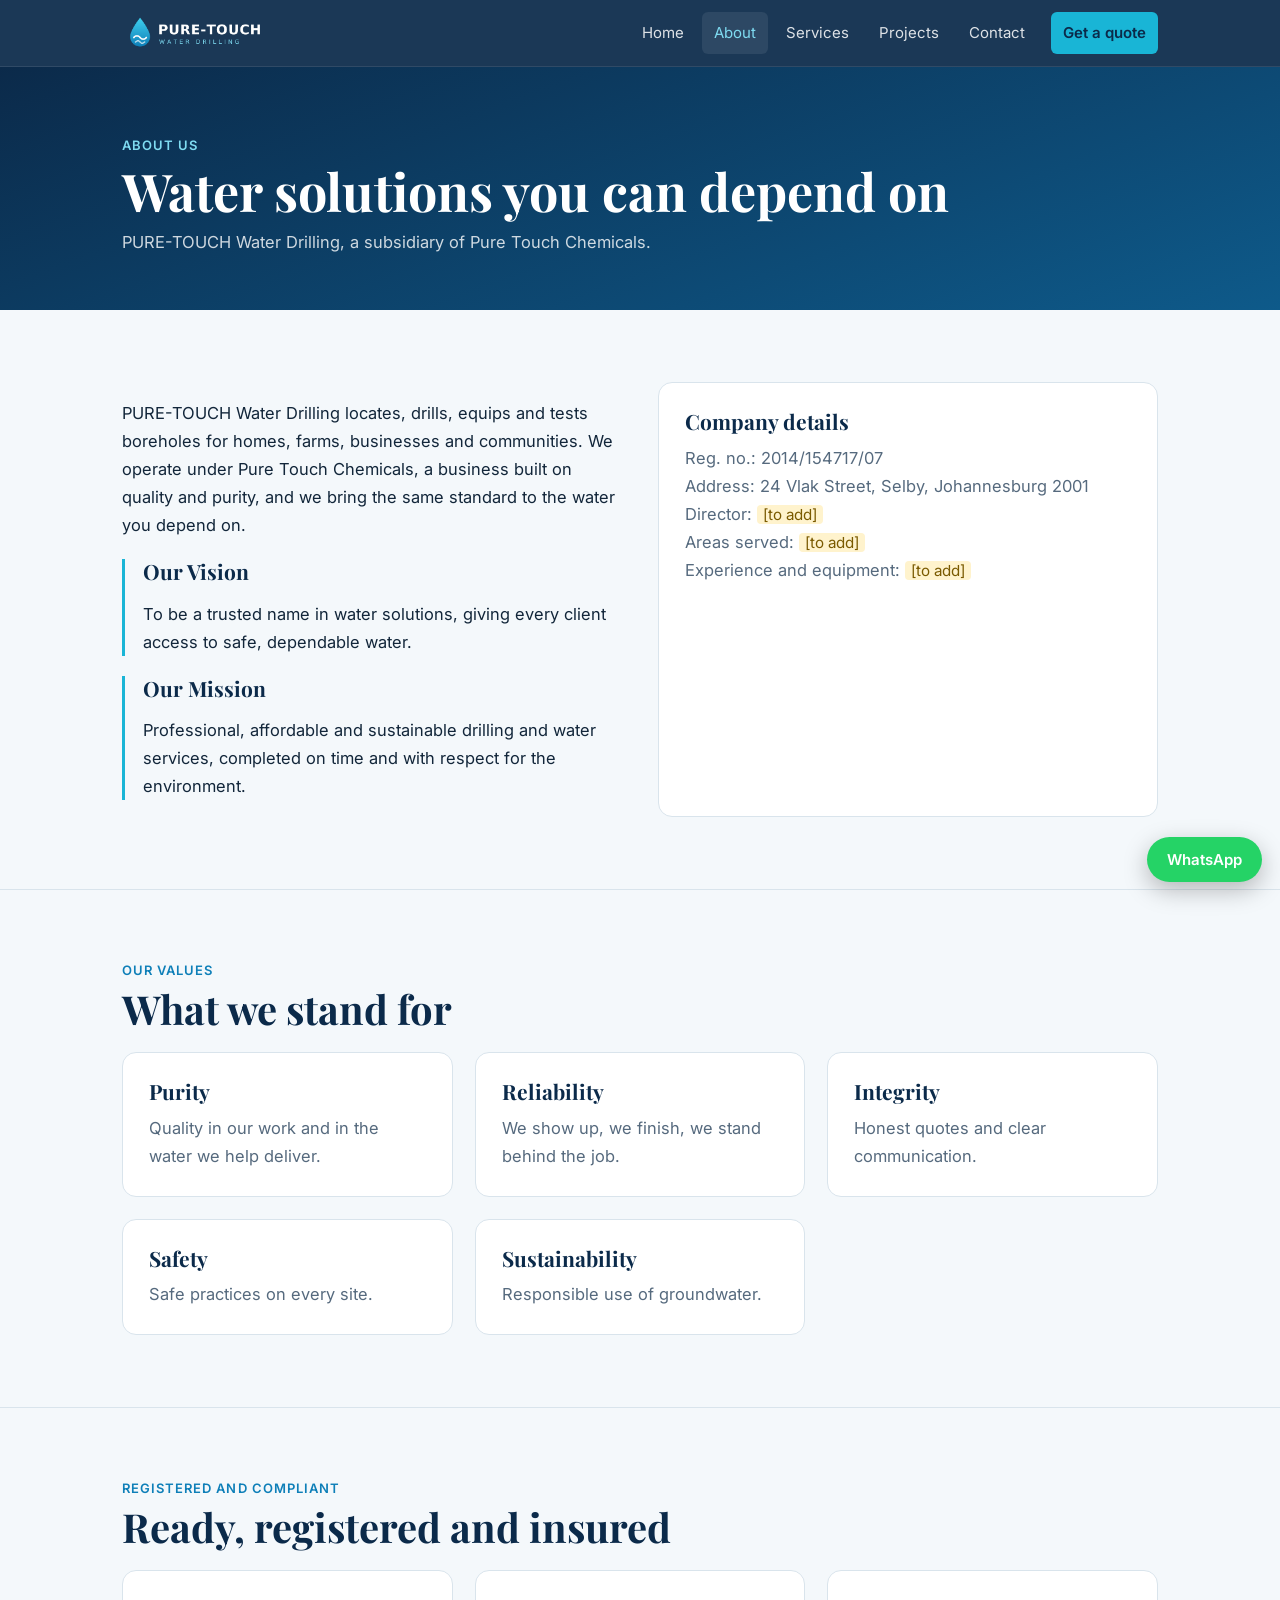
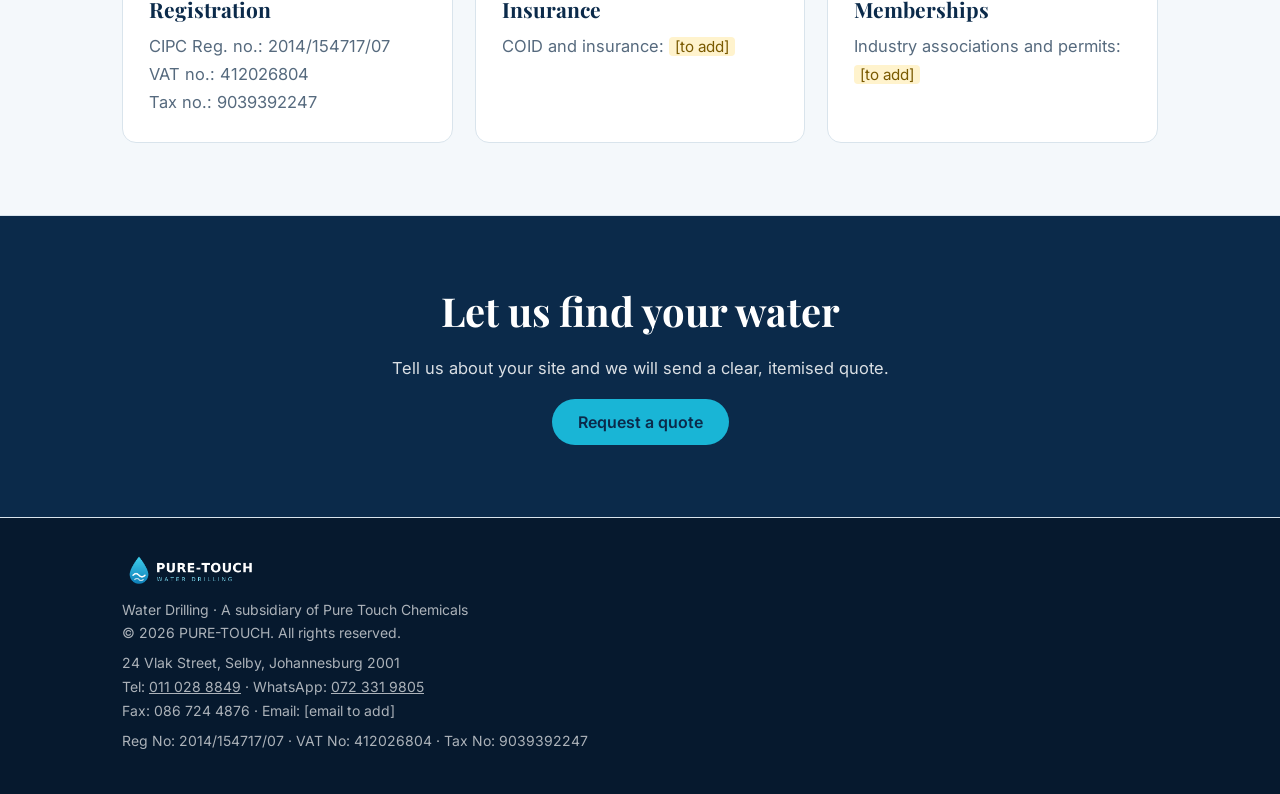
<file: about.html>
<!doctype html>
<html lang="en-ZA"><head><meta charset="utf-8"><meta name="viewport" content="width=device-width,initial-scale=1,viewport-fit=cover">
<title>About | PURE-TOUCH Water Drilling</title><meta name="description" content="About PURE-TOUCH Water Drilling, a subsidiary of Pure Touch Chemicals."><meta name="theme-color" content="#0b2a4a">
<link rel="icon" href="favicon.png" type="image/png"><link rel="apple-touch-icon" href="favicon.png">
<link rel="preconnect" href="https://fonts.googleapis.com"><link rel="preconnect" href="https://fonts.gstatic.com" crossorigin>
<link href="https://fonts.googleapis.com/css2?family=Inter:wght@400;500;600;700&family=Playfair+Display:wght@600;700&display=swap" rel="stylesheet">
<link rel="stylesheet" href="style.css"><script>document.documentElement.classList.add("js")</script></head>
<body><header><nav><a class="logo" href="index.html"><img src="images/logo-on-dark.png" alt="PURE-TOUCH Water Drilling" width="150" height="36"></a>
<div class="links" id="links"><a href="index.html">Home</a><a href="about.html" class=on>About</a><a href="services.html">Services</a><a href="projects.html">Projects</a><a href="contact.html">Contact</a><a class="cta" href="contact.html">Get a quote</a></div>
<button id="bg" aria-label="Menu" aria-expanded="false"><span></span><span></span></button></nav></header>
<div class="ph"><div class="w"><div class="k">About us</div><h1>Water solutions you can depend on</h1><p>PURE-TOUCH Water Drilling, a subsidiary of Pure Touch Chemicals.</p></div></div><section class=""><div class="w"><div class="two rv"><div><p>PURE-TOUCH Water Drilling locates, drills, equips and tests boreholes for homes, farms, businesses and communities. We operate under Pure Touch Chemicals, a business built on quality and purity, and we bring the same standard to the water you depend on.</p><div class="mv"><h3>Our Vision</h3><p>To be a trusted name in water solutions, giving every client access to safe, dependable water.</p></div><div class="mv"><h3>Our Mission</h3><p>Professional, affordable and sustainable drilling and water services, completed on time and with respect for the environment.</p></div></div><div class="card"><h3>Company details</h3><p>Reg. no.: 2014/154717/07<br>Address: 24 Vlak Street, Selby, Johannesburg 2001<br>Director: <span class=tba>[to add]</span><br>Areas served: <span class=tba>[to add]</span><br>Experience and equipment: <span class=tba>[to add]</span></p></div></div></div></section><section class=""><div class="w"><div class="k">Our values</div><h2>What we stand for</h2><div class="grid"><div class="card rv"><h3>Purity</h3><p>Quality in our work and in the water we help deliver.</p></div><div class="card rv"><h3>Reliability</h3><p>We show up, we finish, we stand behind the job.</p></div><div class="card rv"><h3>Integrity</h3><p>Honest quotes and clear communication.</p></div><div class="card rv"><h3>Safety</h3><p>Safe practices on every site.</p></div><div class="card rv"><h3>Sustainability</h3><p>Responsible use of groundwater.</p></div></div></div></section><section class=""><div class="w"><div class="k">Registered and compliant</div><h2>Ready, registered and insured</h2><div class="grid"><div class="card rv"><h3>Registration</h3><p>CIPC Reg. no.: 2014/154717/07<br>VAT no.: 412026804<br>Tax no.: 9039392247</p></div><div class="card rv"><h3>Insurance</h3><p>COID and insurance: <span class=tba>[to add]</span></p></div><div class="card rv"><h3>Memberships</h3><p>Industry associations and permits: <span class=tba>[to add]</span></p></div></div></div></section><section class="band rv"><div class="w"><h2>Let us find your water</h2><p>Tell us about your site and we will send a clear, itemised quote.</p><a class="btn" href="contact.html">Request a quote</a></div></section>
<footer><div class="w"><img src="images/logo-on-dark.png" alt="PURE-TOUCH Water Drilling" width="150" height="36"><p>Water Drilling · A subsidiary of Pure Touch Chemicals<br>© 2026 PURE-TOUCH. All rights reserved.</p>
<p>24 Vlak Street, Selby, Johannesburg 2001<br>
Tel: <a href="tel:+27110288849">011 028 8849</a> · WhatsApp: <a href="https://wa.me/27723319805" target="_blank" rel="noopener">072 331 9805</a><br>
Fax: 086 724 4876 · Email: [email to add]</p>
<p>Reg No: 2014/154717/07 · VAT No: 412026804 · Tax No: 9039392247</p></div></footer>
<a class="wa" href="https://wa.me/27723319805" aria-label="WhatsApp us" target="_blank" rel="noopener">WhatsApp</a>
<script src="main.js"></script></body></html>
</file>
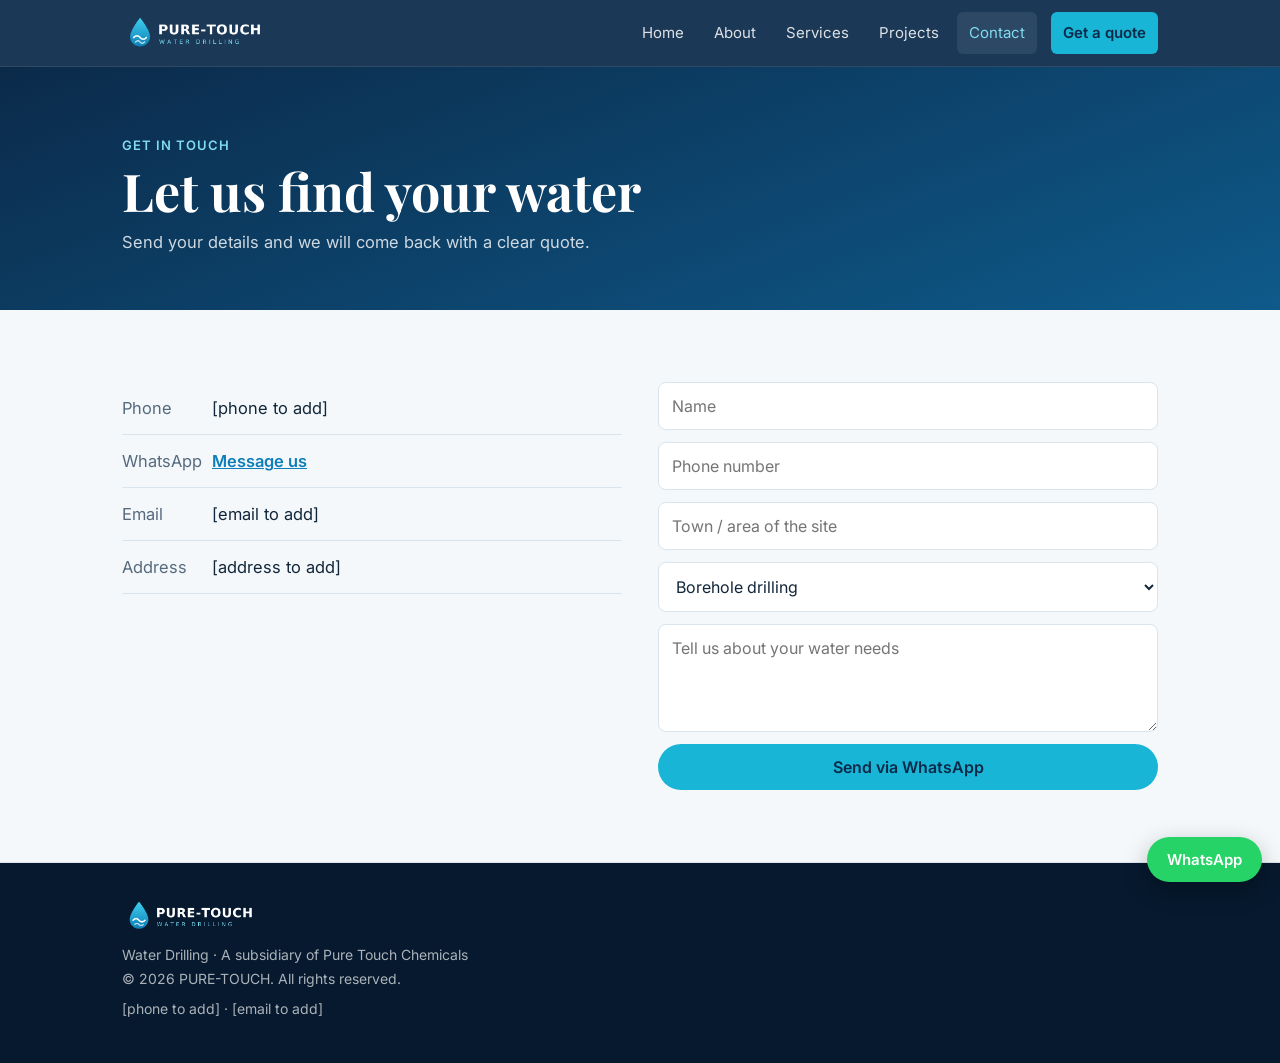
<file: contact.html>
<!doctype html>
<html lang="en-ZA"><head><meta charset="utf-8"><meta name="viewport" content="width=device-width,initial-scale=1,viewport-fit=cover">
<title>Contact | PURE-TOUCH Water Drilling</title><meta name="description" content="Request a quote from PURE-TOUCH Water Drilling."><meta name="theme-color" content="#0b2a4a">
<link rel="icon" href="favicon.png" type="image/png"><link rel="apple-touch-icon" href="favicon.png">
<link rel="preconnect" href="https://fonts.googleapis.com"><link rel="preconnect" href="https://fonts.gstatic.com" crossorigin>
<link href="https://fonts.googleapis.com/css2?family=Inter:wght@400;500;600;700&family=Playfair+Display:wght@600;700&display=swap" rel="stylesheet">
<link rel="stylesheet" href="style.css"><script>document.documentElement.classList.add("js")</script></head>
<body><header><nav><a class="logo" href="index.html"><img src="images/logo-on-dark.png" alt="PURE-TOUCH Water Drilling" width="150" height="36"></a>
<div class="links" id="links"><a href="index.html">Home</a><a href="about.html">About</a><a href="services.html">Services</a><a href="projects.html">Projects</a><a href="contact.html" class=on>Contact</a><a class="cta" href="contact.html">Get a quote</a></div>
<button id="bg" aria-label="Menu" aria-expanded="false"><span></span><span></span></button></nav></header>
<div class="ph"><div class="w"><div class="k">Get in touch</div><h1>Let us find your water</h1><p>Send your details and we will come back with a clear quote.</p></div></div><section class=""><div class="w"><div class="two"><ul class="cl rv"><li><span>Phone</span>[phone to add]</li><li><span>WhatsApp</span><a href="https://wa.me/27000000000">Message us</a></li><li><span>Email</span>[email to add]</li><li><span>Address</span>[address to add]</li></ul>
<form id="f" class="rv"><input name="n" placeholder="Name" required><input name="c" placeholder="Phone number" required><input name="t" placeholder="Town / area of the site" required>
<select name="s" aria-label="Service"><option>Borehole drilling</option><option>Water siting</option><option>Pumps and tanks</option><option>Yield testing</option><option>Repair and cleaning</option><option>Water quality</option></select>
<textarea name="m" rows="4" placeholder="Tell us about your water needs"></textarea><button class="btn">Send via WhatsApp</button></form></div></div></section>
<footer><div class="w"><img src="images/logo-on-dark.png" alt="PURE-TOUCH Water Drilling" width="150" height="36"><p>Water Drilling · A subsidiary of Pure Touch Chemicals<br>© 2026 PURE-TOUCH. All rights reserved.</p><p>[phone to add] · [email to add]</p></div></footer>
<a class="wa" href="https://wa.me/27000000000" aria-label="WhatsApp us" target="_blank" rel="noopener">WhatsApp</a>
<script src="main.js"></script></body></html>
</file>
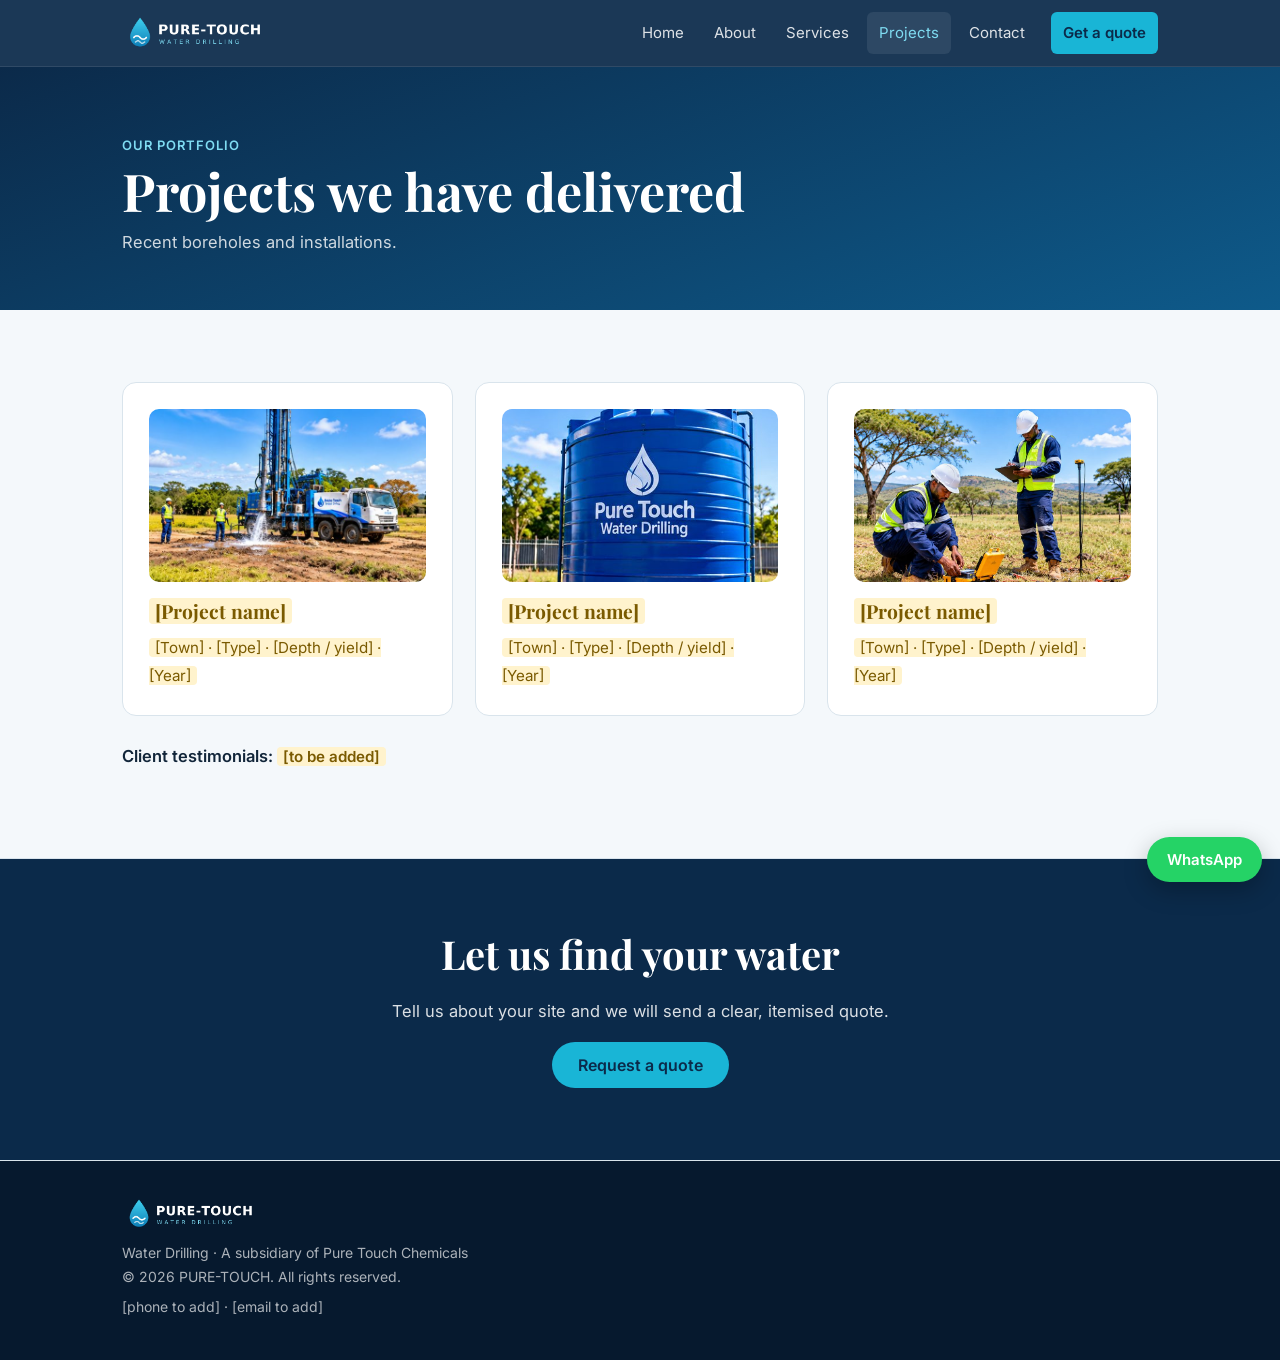
<file: projects.html>
<!doctype html>
<html lang="en-ZA"><head><meta charset="utf-8"><meta name="viewport" content="width=device-width,initial-scale=1,viewport-fit=cover">
<title>Projects | PURE-TOUCH Water Drilling</title><meta name="description" content="Boreholes and water projects delivered by PURE-TOUCH Water Drilling."><meta name="theme-color" content="#0b2a4a">
<meta property="og:type" content="website"><meta property="og:title" content="Projects | PURE-TOUCH Water Drilling"><meta property="og:description" content="Boreholes and water projects delivered by PURE-TOUCH Water Drilling."><meta property="og:image" content="https://godbody015.github.io/pure-touch-water-drilling/images/og-share.jpg"><meta name="twitter:card" content="summary_large_image">
<link rel="icon" href="favicon.png" type="image/png"><link rel="apple-touch-icon" href="favicon.png">
<link rel="preconnect" href="https://fonts.googleapis.com"><link rel="preconnect" href="https://fonts.gstatic.com" crossorigin>
<link href="https://fonts.googleapis.com/css2?family=Inter:wght@400;500;600;700&family=Playfair+Display:wght@600;700&display=swap" rel="stylesheet">
<link rel="stylesheet" href="style.css"><link rel="stylesheet" href="images.css"><script>document.documentElement.classList.add("js")</script></head>
<body><header><nav><a class="logo" href="index.html"><img src="images/logo-on-dark.png" alt="PURE-TOUCH Water Drilling" width="150" height="36"></a>
<div class="links" id="links"><a href="index.html">Home</a><a href="about.html">About</a><a href="services.html">Services</a><a href="projects.html" class=on>Projects</a><a href="contact.html">Contact</a><a class="cta" href="contact.html">Get a quote</a></div>
<button id="bg" aria-label="Menu" aria-expanded="false"><span></span><span></span></button></nav></header>
<div class="ph"><div class="w"><div class="k">Our portfolio</div><h1>Projects we have delivered</h1><p>Recent boreholes and installations.</p></div></div><section class=""><div class="w"><div class="grid"><div class="card rv"><div class="pic"><img src="images/borehole-drilling.jpg" alt="PURE-TOUCH drilling rig and crew at work on an open site" width="590" height="435" loading="lazy"></div><h3><span class=tba>[Project name]</span></h3><p><span class=tba>[Town] · [Type] · [Depth / yield] · [Year]</span></p></div><div class="card rv"><div class="pic"><img src="images/pumps-tanks.jpg" alt="Blue PURE-TOUCH water storage tank on a concrete base" width="476" height="487" loading="lazy"></div><h3><span class=tba>[Project name]</span></h3><p><span class=tba>[Town] · [Type] · [Depth / yield] · [Year]</span></p></div><div class="card rv"><div class="pic"><img src="images/water-siting.jpg" alt="Two surveyors setting up geophysical equipment in a field to locate groundwater" width="1000" height="512" loading="lazy"></div><h3><span class=tba>[Project name]</span></h3><p><span class=tba>[Town] · [Type] · [Depth / yield] · [Year]</span></p></div></div><p class="more">Client testimonials: <span class=tba>[to be added]</span></p></div></section><section class="band rv"><div class="w"><h2>Let us find your water</h2><p>Tell us about your site and we will send a clear, itemised quote.</p><a class="btn" href="contact.html">Request a quote</a></div></section>
<footer><div class="w"><img src="images/logo-on-dark.png" alt="PURE-TOUCH Water Drilling" width="150" height="36"><p>Water Drilling · A subsidiary of Pure Touch Chemicals<br>© 2026 PURE-TOUCH. All rights reserved.</p><p>[phone to add] · [email to add]</p></div></footer>
<a class="wa" href="https://wa.me/27000000000" aria-label="WhatsApp us" target="_blank" rel="noopener">WhatsApp</a>
<script src="main.js"></script></body></html>
</file>
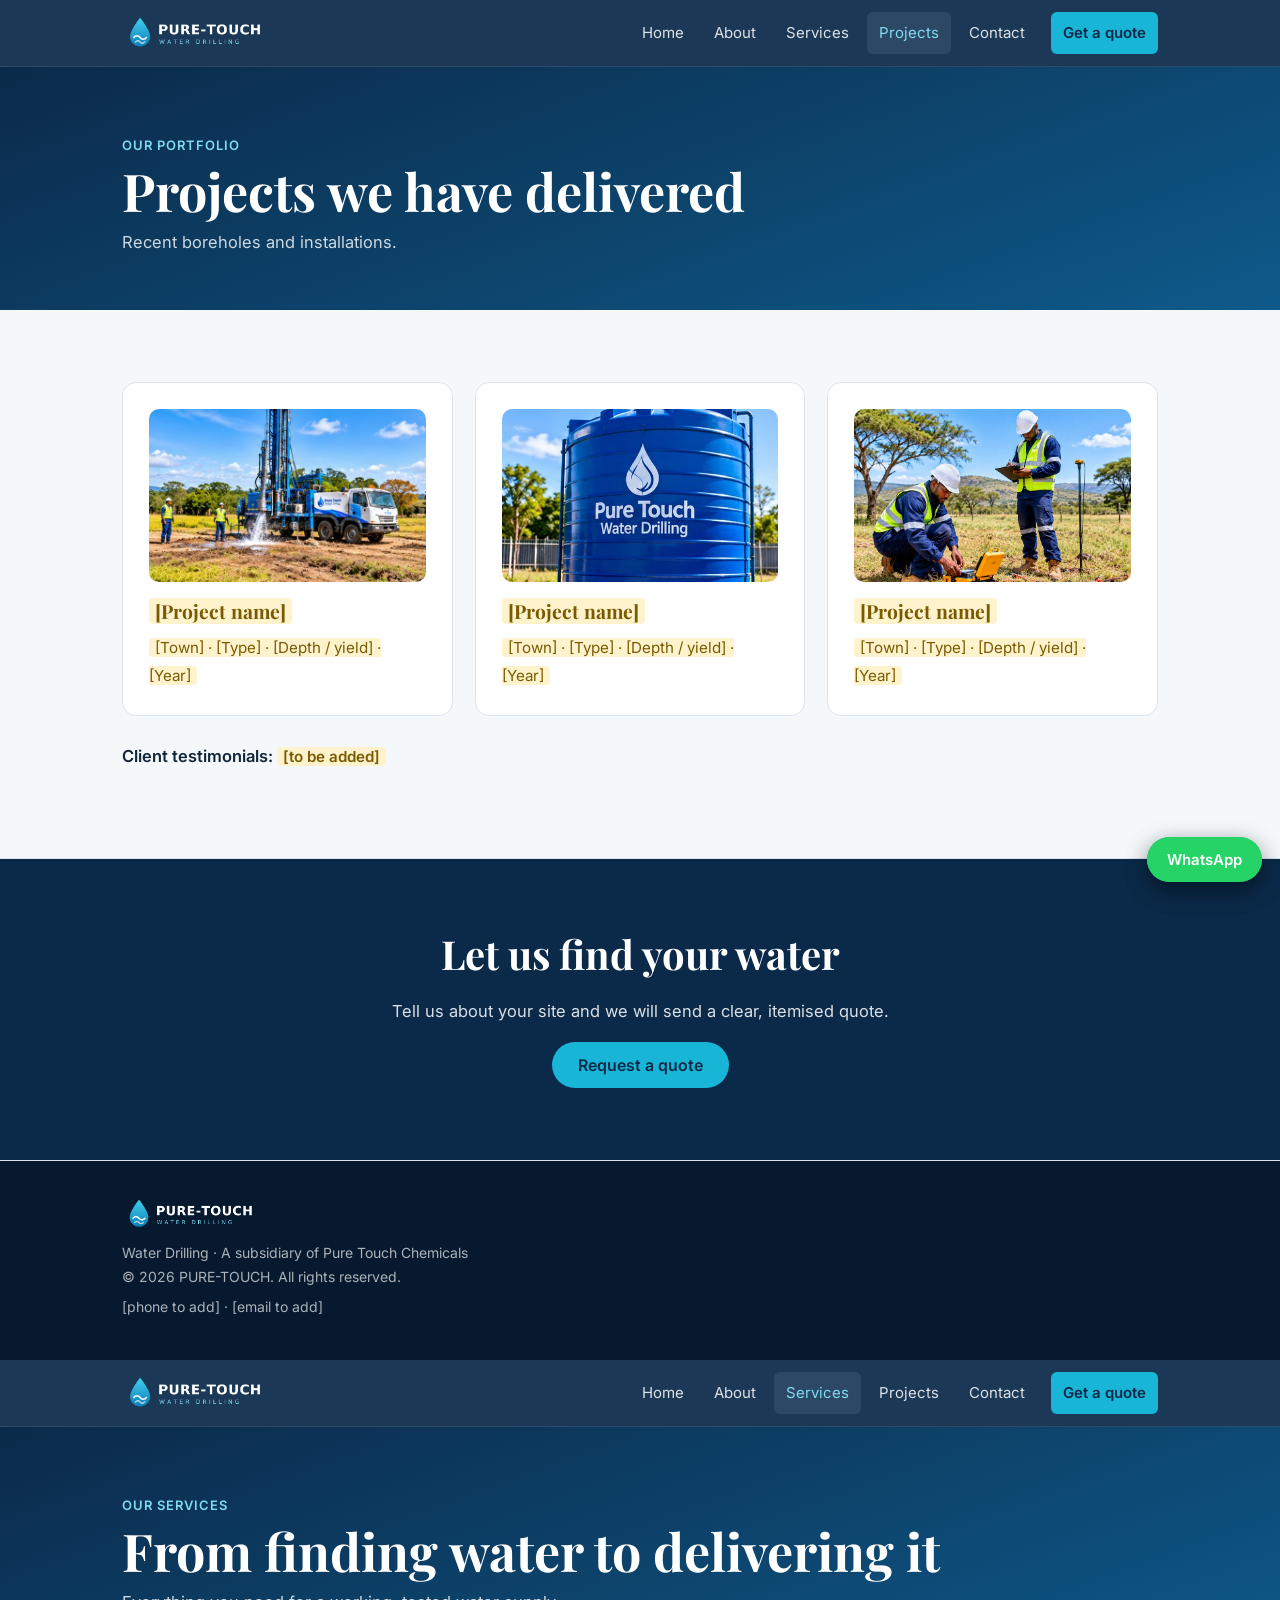
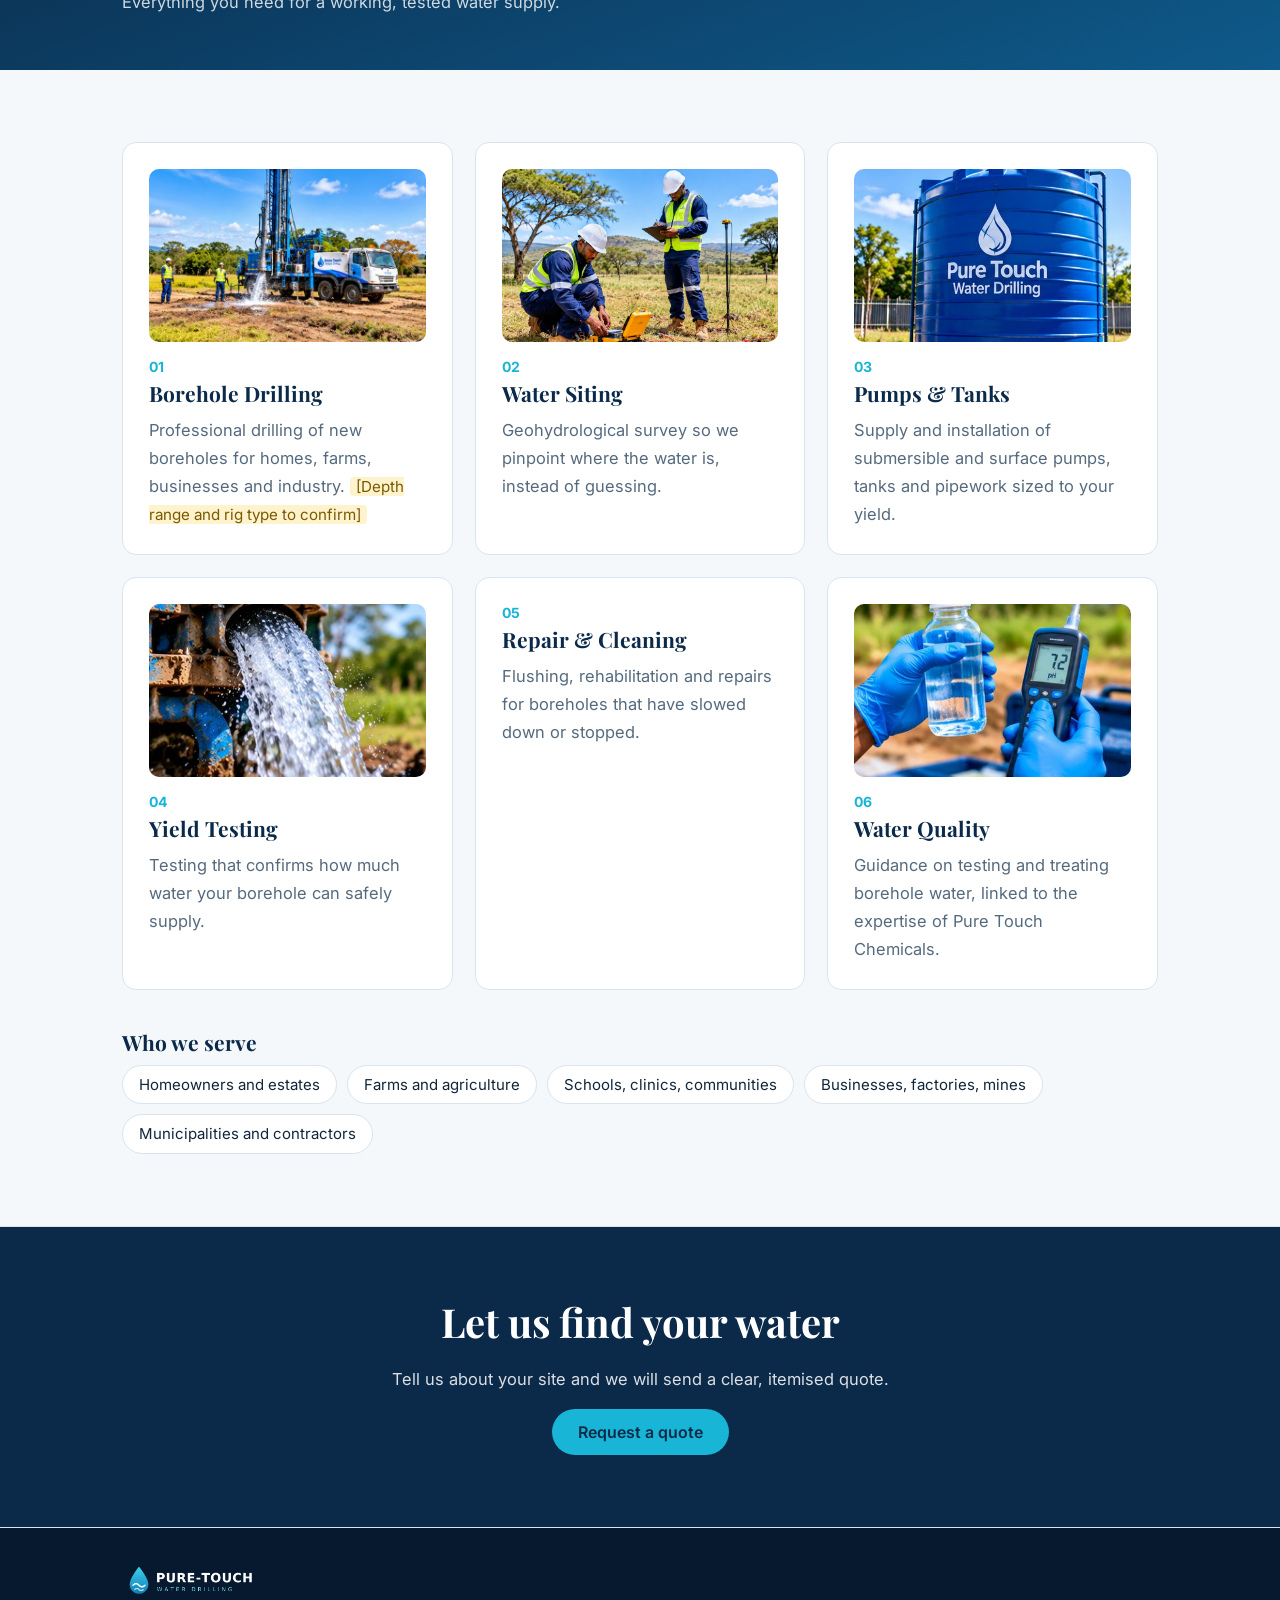
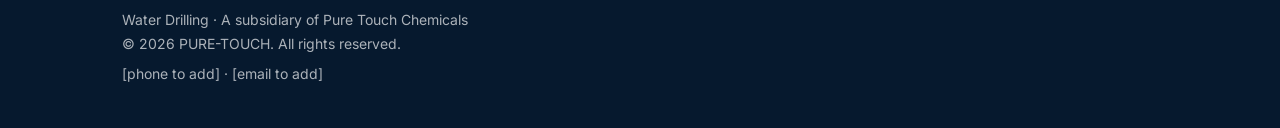
<file: services.html>
<!doctype html>
<html lang="en-ZA"><head><meta charset="utf-8"><meta name="viewport" content="width=device-width,initial-scale=1,viewport-fit=cover">
<title>Projects | PURE-TOUCH Water Drilling</title><meta name="description" content="Boreholes and water projects delivered by PURE-TOUCH Water Drilling."><meta name="theme-color" content="#0b2a4a">
<meta property="og:type" content="website"><meta property="og:title" content="Projects | PURE-TOUCH Water Drilling"><meta property="og:description" content="Boreholes and water projects delivered by PURE-TOUCH Water Drilling."><meta property="og:image" content="https://godbody015.github.io/pure-touch-water-drilling/images/og-share.jpg"><meta name="twitter:card" content="summary_large_image">
<link rel="icon" href="favicon.png" type="image/png"><link rel="apple-touch-icon" href="favicon.png">
<link rel="preconnect" href="https://fonts.googleapis.com"><link rel="preconnect" href="https://fonts.gstatic.com" crossorigin>
<link href="https://fonts.googleapis.com/css2?family=Inter:wght@400;500;600;700&family=Playfair+Display:wght@600;700&display=swap" rel="stylesheet">
<link rel="stylesheet" href="style.css"><link rel="stylesheet" href="images.css"><script>document.documentElement.classList.add("js")</script></head>
<body><header><nav><a class="logo" href="index.html"><img src="images/logo-on-dark.png" alt="PURE-TOUCH Water Drilling" width="150" height="36"></a>
<div class="links" id="links"><a href="index.html">Home</a><a href="about.html">About</a><a href="services.html">Services</a><a href="projects.html" class=on>Projects</a><a href="contact.html">Contact</a><a class="cta" href="contact.html">Get a quote</a></div>
<button id="bg" aria-label="Menu" aria-expanded="false"><span></span><span></span></button></nav></header>
<div class="ph"><div class="w"><div class="k">Our portfolio</div><h1>Projects we have delivered</h1><p>Recent boreholes and installations.</p></div></div><section class=""><div class="w"><div class="grid"><div class="card rv"><div class="pic"><img src="images/borehole-drilling.jpg" alt="PURE-TOUCH drilling rig and crew at work on an open site" width="590" height="435" loading="lazy"></div><h3><span class=tba>[Project name]</span></h3><p><span class=tba>[Town] · [Type] · [Depth / yield] · [Year]</span></p></div><div class="card rv"><div class="pic"><img src="images/pumps-tanks.jpg" alt="Blue PURE-TOUCH water storage tank on a concrete base" width="476" height="487" loading="lazy"></div><h3><span class=tba>[Project name]</span></h3><p><span class=tba>[Town] · [Type] · [Depth / yield] · [Year]</span></p></div><div class="card rv"><div class="pic"><img src="images/water-siting.jpg" alt="Two surveyors setting up geophysical equipment in a field to locate groundwater" width="1000" height="512" loading="lazy"></div><h3><span class=tba>[Project name]</span></h3><p><span class=tba>[Town] · [Type] · [Depth / yield] · [Year]</span></p></div></div><p class="more">Client testimonials: <span class=tba>[to be added]</span></p></div></section><section class="band rv"><div class="w"><h2>Let us find your water</h2><p>Tell us about your site and we will send a clear, itemised quote.</p><a class="btn" href="contact.html">Request a quote</a></div></section>
<footer><div class="w"><img src="images/logo-on-dark.png" alt="PURE-TOUCH Water Drilling" width="150" height="36"><p>Water Drilling · A subsidiary of Pure Touch Chemicals<br>© 2026 PURE-TOUCH. All rights reserved.</p><p>[phone to add] · [email to add]</p></div></footer>
<a class="wa" href="https://wa.me/27000000000" aria-label="WhatsApp us" target="_blank" rel="noopener">WhatsApp</a>
<script src="main.js"></script></body></html>
<html lang="en-ZA"><head><meta charset="utf-8"><meta name="viewport" content="width=device-width,initial-scale=1,viewport-fit=cover">
<title>Services | PURE-TOUCH Water Drilling</title><meta name="description" content="Borehole drilling, water siting, pumps and tanks, yield testing, repairs and water quality."><meta name="theme-color" content="#0b2a4a">
<meta property="og:type" content="website"><meta property="og:title" content="Services | PURE-TOUCH Water Drilling"><meta property="og:description" content="Borehole drilling, water siting, pumps and tanks, yield testing, repairs and water quality."><meta property="og:image" content="https://godbody015.github.io/pure-touch-water-drilling/images/og-share.jpg"><meta name="twitter:card" content="summary_large_image">
<link rel="icon" href="favicon.png" type="image/png"><link rel="apple-touch-icon" href="favicon.png">
<link rel="preconnect" href="https://fonts.googleapis.com"><link rel="preconnect" href="https://fonts.gstatic.com" crossorigin>
<link href="https://fonts.googleapis.com/css2?family=Inter:wght@400;500;600;700&family=Playfair+Display:wght@600;700&display=swap" rel="stylesheet">
<link rel="stylesheet" href="style.css"><link rel="stylesheet" href="images.css"><script>document.documentElement.classList.add("js")</script></head>
<body><header><nav><a class="logo" href="index.html"><img src="images/logo-on-dark.png" alt="PURE-TOUCH Water Drilling" width="150" height="36"></a>
<div class="links" id="links"><a href="index.html">Home</a><a href="about.html">About</a><a href="services.html" class=on>Services</a><a href="projects.html">Projects</a><a href="contact.html">Contact</a><a class="cta" href="contact.html">Get a quote</a></div>
<button id="bg" aria-label="Menu" aria-expanded="false"><span></span><span></span></button></nav></header>
<div class="ph"><div class="w"><div class="k">Our services</div><h1>From finding water to delivering it</h1><p>Everything you need for a working, tested water supply.</p></div></div><section class=""><div class="w"><div class="grid"><div class="card rv"><img class="cimg" src="images/borehole-drilling.jpg" alt="PURE-TOUCH drilling rig and crew at work on an open site" width="590" height="435" loading="lazy"><b class="n">01</b><h3>Borehole Drilling</h3><p>Professional drilling of new boreholes for homes, farms, businesses and industry. <span class=tba>[Depth range and rig type to confirm]</span></p></div><div class="card rv"><img class="cimg" src="images/water-siting.jpg" alt="Two surveyors setting up geophysical equipment in a field to locate groundwater" width="1000" height="512" loading="lazy"><b class="n">02</b><h3>Water Siting</h3><p>Geohydrological survey so we pinpoint where the water is, instead of guessing.</p></div><div class="card rv"><img class="cimg" src="images/pumps-tanks.jpg" alt="Blue PURE-TOUCH water storage tank on a concrete base" width="476" height="487" loading="lazy"><b class="n">03</b><h3>Pumps &amp; Tanks</h3><p>Supply and installation of submersible and surface pumps, tanks and pipework sized to your yield.</p></div><div class="card rv"><img class="cimg" src="images/yield-testing.jpg" alt="Clear water flowing strongly from a borehole outlet on the drilling rig" width="406" height="487" loading="lazy"><b class="n">04</b><h3>Yield Testing</h3><p>Testing that confirms how much water your borehole can safely supply.</p></div><div class="card rv"><b class="n">05</b><h3>Repair &amp; Cleaning</h3><p>Flushing, rehabilitation and repairs for boreholes that have slowed down or stopped.</p></div><div class="card rv"><img class="cimg" src="images/water-quality.jpg" alt="Gloved hands holding a water sample bottle and a pH meter reading 7.2" width="449" height="435" loading="lazy"><b class="n">06</b><h3>Water Quality</h3><p>Guidance on testing and treating borehole water, linked to the expertise of Pure Touch Chemicals.</p></div></div><h3 class="mt">Who we serve</h3><div class="chips"><span>Homeowners and estates</span><span>Farms and agriculture</span><span>Schools, clinics, communities</span><span>Businesses, factories, mines</span><span>Municipalities and contractors</span></div></div></section><section class="band rv"><div class="w"><h2>Let us find your water</h2><p>Tell us about your site and we will send a clear, itemised quote.</p><a class="btn" href="contact.html">Request a quote</a></div></section>
<footer><div class="w"><img src="images/logo-on-dark.png" alt="PURE-TOUCH Water Drilling" width="150" height="36"><p>Water Drilling · A subsidiary of Pure Touch Chemicals<br>© 2026 PURE-TOUCH. All rights reserved.</p><p>[phone to add] · [email to add]</p></div></footer>
<a class="wa" href="https://wa.me/27000000000" aria-label="WhatsApp us" target="_blank" rel="noopener">WhatsApp</a>
<script src="main.js"></script></body></html>
</file>
<file: style.css>
:root{--navy:#0b2a4a;--blue:#0e7fb8;--aqua:#19b5d6;--red:#c8102e;--ink:#12263a;--mute:#566a7e;--bg:#f4f8fb;--card:#fff;--line:#d9e4ec}
*{box-sizing:border-box}html{scroll-behavior:smooth;scroll-padding-top:80px}
body{margin:0;font:16.5px/1.7 Inter,system-ui,-apple-system,"Segoe UI",Roboto,sans-serif;color:var(--ink);background:var(--bg);padding-top:env(safe-area-inset-top,0)}
h1,h2,h3{font-family:"Playfair Display",Georgia,serif;line-height:1.15;margin:0 0 .5em;color:var(--navy)}h3{font-size:21px}a{color:inherit}.w{max-width:1080px;margin:0 auto;padding:0 22px}
header{background:#0b2a4aee;backdrop-filter:blur(12px);-webkit-backdrop-filter:blur(12px);position:sticky;top:0;z-index:10;border-bottom:1px solid #ffffff18}
nav{display:flex;align-items:center;gap:14px;padding:12px 22px;max-width:1080px;margin:0 auto}nav img{height:36px;width:auto;display:block}.logo{margin-right:auto}
.links{display:flex;align-items:center;gap:6px}.links a{text-decoration:none;color:#fff;padding:8px 12px;border-radius:6px;font-size:15px;opacity:.85;transition:.2s}
.links a:hover,.links a.on{opacity:1;background:#ffffff14}.links a.on{color:#7fdcf2}.links .cta{background:var(--aqua);color:var(--navy);font-weight:600;margin-left:8px;opacity:1}.links .cta:hover{background:#4ccbe6}
#bg{display:none;background:none;border:1px solid #ffffff44;border-radius:50%;width:38px;height:38px;cursor:pointer;flex-direction:column;justify-content:center;align-items:center;gap:5px}#bg span{width:16px;height:2px;background:#fff;transition:.25s}
#bg[aria-expanded=true] span:first-child{transform:translateY(3.5px) rotate(45deg)}#bg[aria-expanded=true] span:last-child{transform:translateY(-3.5px) rotate(-45deg)}
@media(max-width:860px){#bg{display:flex}.links{position:absolute;top:100%;left:0;right:0;flex-direction:column;align-items:stretch;background:#0b2a4af7;padding:12px 22px 20px;display:none}.links.open{display:flex}.links a{padding:12px}.links .cta{margin:8px 0 0;text-align:center}}
.hero{position:relative;background:radial-gradient(800px 400px at 85% 0,#19b5d633,transparent),linear-gradient(160deg,#0b2a4a,#0e5a8a);color:#fff;padding:100px 0 110px}
.hero h1{color:#fff;font-size:clamp(38px,7vw,70px);max-width:12em;margin:.25em 0;letter-spacing:-.02em}.hero h1 em{color:#7fdcf2}.hero p{max-width:34em;font-size:19px;opacity:.92}
.eyebrow{color:#7fdcf2;font-weight:600;letter-spacing:.1em;text-transform:uppercase;font-size:13px}.wave{position:absolute;bottom:-1px;left:0;width:100%;height:50px;display:block}
.btns{display:flex;gap:12px;flex-wrap:wrap;margin-top:28px}.btn{display:inline-block;padding:13px 26px;border-radius:99px;text-decoration:none;font:600 16px Inter,system-ui;background:var(--aqua);color:var(--navy);border:0;cursor:pointer;transition:.2s}
.btn:hover{transform:translateY(-2px);box-shadow:0 8px 22px #19b5d655}.btn.o{background:none;color:#fff;border:1px solid #ffffff77}
.stats{display:grid;grid-template-columns:repeat(auto-fit,minmax(150px,1fr));gap:20px;margin-top:50px;border-top:1px solid #ffffff30;padding-top:24px}.stats b{display:block;font:700 30px Inter;color:#7fdcf2}.stats span{font-size:15px;opacity:.85}
.ph{background:linear-gradient(160deg,#0b2a4a,#0e5a8a);padding:70px 0 54px}.ph h1{color:#fff;font-size:clamp(32px,5vw,52px);max-width:18em;margin:.15em 0}.ph p{color:#ffffffcc;margin:0}
section{padding:72px 0;border-bottom:1px solid var(--line)}.k{font:600 13px Inter;letter-spacing:.08em;text-transform:uppercase;color:var(--blue);margin-bottom:8px}.ph .k{color:#7fdcf2}
h2{font-size:clamp(28px,4vw,40px);max-width:20em}.two{display:grid;grid-template-columns:repeat(auto-fit,minmax(280px,1fr));gap:36px}.mv{border-left:3px solid var(--aqua);padding-left:18px;margin-top:20px}
.grid{display:grid;grid-template-columns:repeat(auto-fit,minmax(250px,1fr));gap:22px}.card{background:var(--card);border:1px solid var(--line);border-radius:14px;padding:26px;transition:transform .25s,box-shadow .25s,border-color .25s}
.card:hover{transform:translateY(-5px);box-shadow:0 14px 34px #0b2a4a22;border-color:var(--aqua)}.card p{color:var(--mute);margin:0}.lnk{text-decoration:none;display:block}.n{font:700 14px Inter;color:var(--aqua);display:block;margin-bottom:6px}
.more{margin-top:26px;font-weight:600}.more a{color:var(--blue)}.mt{margin-top:40px}.pic{height:150px;border-radius:10px;margin-bottom:16px;display:grid;place-items:center;background:linear-gradient(135deg,#dff3fa,#bfe3f1);color:var(--blue);font-weight:500}
.tba{background:#fff3cd;color:#7a5a00;border-radius:4px;padding:0 6px;font-size:.92em}.chips{display:flex;gap:10px;flex-wrap:wrap}.chips span{border:1px solid var(--line);background:#fff;padding:6px 16px;border-radius:99px;font-size:15px}
ol.steps{list-style:none;padding:0;margin:0;display:grid;grid-template-columns:repeat(auto-fit,minmax(190px,1fr));gap:24px}ol.steps li{border-top:2px solid var(--aqua);padding-top:16px}ol.steps b{font:700 15px Inter;color:var(--blue)}ol.steps p{color:var(--mute);margin:0}
.band{background:var(--navy);color:#fff;text-align:center}.band h2{color:#fff;margin-left:auto;margin-right:auto}.band p{opacity:.85}
.cl{list-style:none;padding:0;margin:0}.cl li{padding:12px 0;border-bottom:1px solid var(--line)}.cl span{display:inline-block;width:90px;color:var(--mute)}.cl a{color:var(--blue);font-weight:600}
form{display:grid;gap:12px;max-width:520px}input,select,textarea{padding:13px;border:1px solid var(--line);background:#fff;color:var(--ink);border-radius:8px;font:16px Inter,system-ui}input:focus,select:focus,textarea:focus{outline:2px solid var(--aqua);border-color:transparent}
footer{background:#06192e;color:#ffffffaa;padding:36px 0;font-size:14px}footer img{height:34px;width:auto;display:block;margin-bottom:10px}footer p{margin:6px 0}
.wa{position:fixed;right:18px;bottom:calc(18px + env(safe-area-inset-bottom,0px));background:#25d366;color:#fff;text-decoration:none;font:600 15px Inter;padding:13px 20px;border-radius:99px;box-shadow:0 8px 24px #0004;z-index:9;transition:.2s}.wa:hover{transform:translateY(-3px)}
:focus-visible{outline:3px solid var(--aqua);outline-offset:2px}
.js .rv{opacity:0;transform:translateY(26px);transition:opacity .7s,transform .7s}.js .rv.in{opacity:1;transform:none}
@media(prefers-reduced-motion:reduce){html{scroll-behavior:auto}.js .rv{opacity:1;transform:none;transition:none}}
.vid{width:100%;max-width:340px;aspect-ratio:9/16;margin:0 auto;border-radius:14px;overflow:hidden;background:#000;box-shadow:0 14px 34px #0b2a4a33}
.vid iframe{width:100%;height:100%;border:0;display:block}
.vid{max-width:100%;aspect-ratio:16/9;margin:0}
.vid iframe{border-radius:14px}
</file>
<file: images.css>
/* Photo styles for PURE-TOUCH. Load AFTER style.css */

/* Home hero: text left, photo right on desktop; photo below text on mobile */
.hero .hero-grid{display:grid;grid-template-columns:1fr;gap:2rem;align-items:center}
.hero .hero-photo{margin:0;border-radius:14px;overflow:hidden;box-shadow:0 18px 40px rgba(0,0,0,.28)}
.hero .hero-photo img{display:block;width:100%;height:auto;aspect-ratio:16/11;object-fit:cover;object-position:28% center}
@media (min-width:900px){
  .hero .hero-grid{grid-template-columns:1.05fr .95fr;gap:3rem}
}

/* Photos at the top of service cards */
.card .cimg{display:block;width:100%;height:auto;aspect-ratio:16/10;object-fit:cover;border-radius:10px;margin:0 0 1rem;background:#dfe9f1}

/* Two-up photo strip (home page, after the five steps) */
.duo{display:grid;grid-template-columns:1fr;gap:1.25rem;margin-top:2.5rem}
.duo figure{margin:0;border-radius:12px;overflow:hidden;background:#fff;box-shadow:0 6px 20px rgba(11,42,74,.12)}
.duo img{display:block;width:100%;height:auto;aspect-ratio:16/10;object-fit:cover}
.duo figcaption{padding:.8rem 1rem;font-size:.95rem;font-weight:500}
@media (min-width:700px){.duo{grid-template-columns:1fr 1fr}}

/* Photos inside the Projects page .pic boxes */
.pic img{display:block;width:100%;height:100%;object-fit:cover}
.pic:has(img){height:auto;aspect-ratio:16/10;padding:0;overflow:hidden;display:block}

/* Tablet: stack text above a full-width photo */
@media (min-width:900px) and (max-width:1099px){
  .hero .hero-grid{grid-template-columns:1fr}
}

/* Laptop and desktop: full-bleed photo behind the hero, text on the left over a navy fade */
@media (min-width:1100px){
  .hero.hero-bg{
    background:
      linear-gradient(90deg,rgba(11,42,74,.92) 0%,rgba(11,42,74,.6) 30%,rgba(11,42,74,0) 62%),
      url(images/home-hero.jpg) right center/cover no-repeat,
      #0b2a4a;
  }
  .hero.hero-bg .hero-grid{grid-template-columns:minmax(0,560px)}
  .hero.hero-bg .hero-photo{display:none}
  .hero.hero-bg h1{font-size:clamp(2.5rem,3.6vw,3.5rem)}
}
</file>
